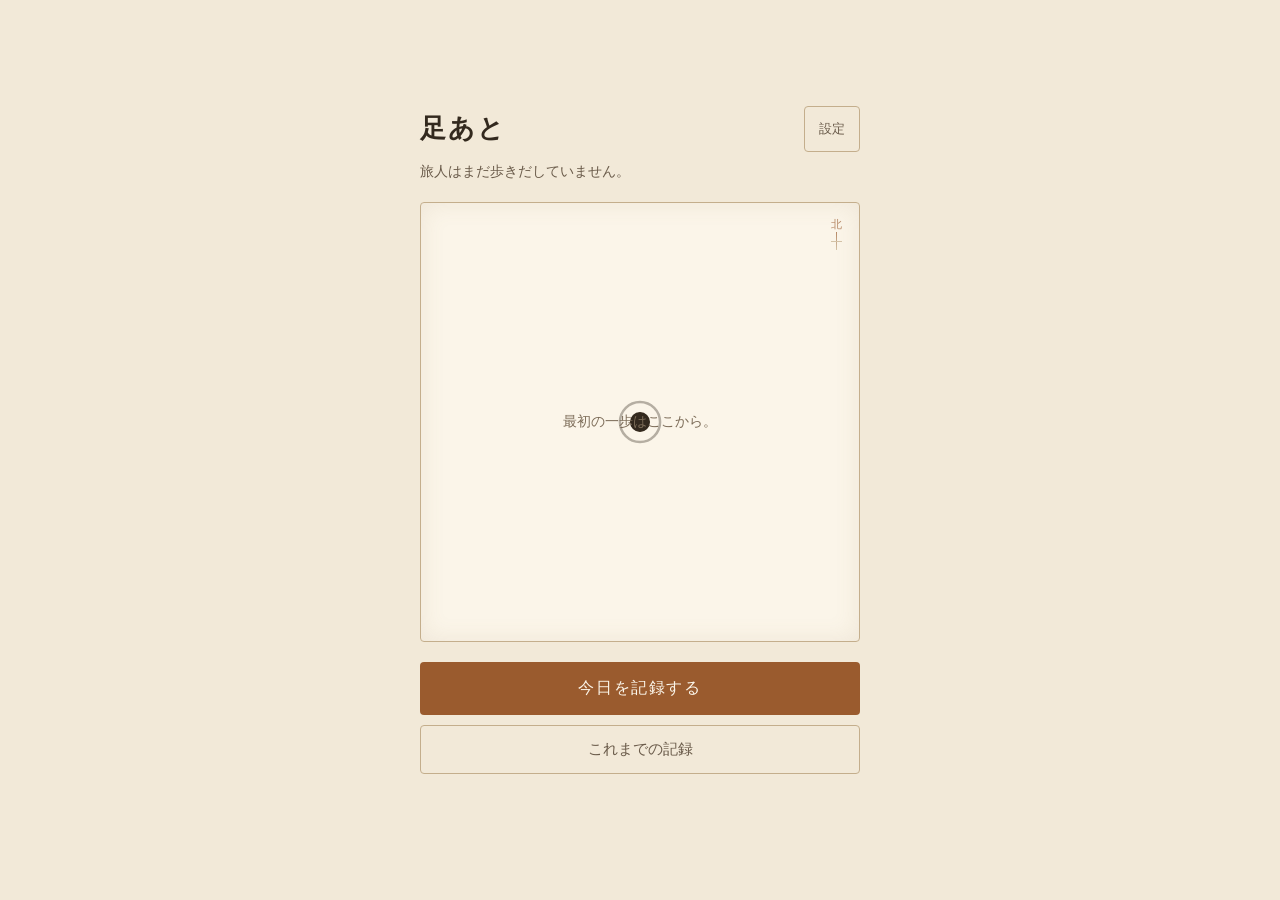
<file: ashiato/index.html>
<!DOCTYPE html>
<html lang="ja">
<head>
<meta charset="UTF-8">
<meta name="viewport" content="width=device-width, initial-scale=1.0">
<meta name="theme-color" content="#F2E9D8">
<title>足あと</title>
<meta name="description" content="今日の出来事を短く書くと、地図の上を旅人が進みます。書いた内容がそのまま地図の形になる日記。">

<meta property="og:type" content="website">
<meta property="og:title" content="足あと">
<meta property="og:description" content="今日の出来事を短く書くと、地図の上を旅人が進みます。書いた内容がそのまま地図の形になる日記。">
<meta property="og:url" content="https://denty1778.github.io/ashiato/">
<meta property="og:site_name" content="足あと">
<meta property="og:locale" content="ja_JP">
<meta name="twitter:card" content="summary">

<link rel="stylesheet" href="style.css">
</head>
<body>

  <main class="stage">

    <!-- 地図（ホーム） -->
    <section id="screen-map" class="screen is-active">
      <div class="map-head">
        <div>
          <h1>足あと</h1>
          <p class="traveler" id="traveler">旅人はまだ歩きだしていません。</p>
        </div>
        <button type="button" class="icon-text-btn" id="go-settings">設定</button>
      </div>

      <div class="map-frame">
        <svg id="map" viewBox="0 0 100 100" role="img" aria-label="これまでの足あとの地図"></svg>
        <div class="compass" aria-hidden="true">
          <span class="compass-n">北</span>
          <span class="compass-needle"></span>
        </div>
        <p class="map-empty" id="map-empty">最初の一歩はここから。</p>
      </div>

      <p class="stat" id="stat"></p>

      <button type="button" class="primary-btn" id="go-write">今日を記録する</button>
      <button type="button" class="ghost-btn" id="go-list">これまでの記録</button>
    </section>

    <!-- 記録 -->
    <section id="screen-write" class="screen">
      <button type="button" class="back-btn" data-back="map">← もどる</button>
      <h2 id="write-title">今日の出来事</h2>
      <p class="date" id="write-date"></p>

      <form id="write-form">
        <textarea id="input-text" rows="5" maxlength="400" placeholder="なにがありましたか。ひとことでも構いません。"></textarea>
        <p class="counter" id="counter">0文字</p>

        <span class="label">タグ（方角が決まります）</span>
        <div class="tag-picker" id="tag-picker"></div>

        <div class="tag-add">
          <input type="text" id="new-tag" maxlength="12" placeholder="タグを追加" autocomplete="off">
          <button type="button" id="add-tag" class="sub-btn">追加</button>
        </div>

        <p class="error" id="write-error" hidden></p>
        <button type="submit" class="primary-btn" id="write-btn">記録する</button>
      </form>
    </section>

    <!-- 記録したあと -->
    <section id="screen-done" class="screen">
      <h2 id="done-title">今日のぶん、進みました</h2>
      <p class="done-steps" id="done-steps"></p>
      <p class="done-note" id="done-note"></p>
      <button type="button" class="primary-btn" data-back="map">地図を見る</button>
    </section>

    <!-- ランドマーク詳細 -->
    <section id="screen-detail" class="screen">
      <button type="button" class="back-btn" data-back="map">← 地図へ</button>
      <p class="detail-type" id="detail-type"></p>
      <h2 id="detail-date"></h2>
      <div class="detail-tags" id="detail-tags"></div>
      <p class="detail-text" id="detail-text"></p>
    </section>

    <!-- 一覧 -->
    <section id="screen-list" class="screen">
      <button type="button" class="back-btn" data-back="map">← もどる</button>
      <h2>これまでの記録 <span class="count" id="list-count"></span></h2>
      <div id="entry-list" class="entry-list"></div>
    </section>

    <!-- 設定 -->
    <section id="screen-settings" class="screen">
      <button type="button" class="back-btn" data-back="map">← もどる</button>
      <h2>設定</h2>

      <div class="setting-group">
        <h3 class="setting-title">タグと方角</h3>
        <p class="setting-note">タグごとに進む方角が決まっています。地図の形は、どのタグをよく使うかで変わります。</p>
        <div id="tag-manage" class="tag-manage"></div>
        <div class="tag-add">
          <input type="text" id="new-tag-2" maxlength="12" placeholder="タグを追加" autocomplete="off">
          <button type="button" id="add-tag-2" class="sub-btn">追加</button>
        </div>
      </div>

      <div class="setting-group">
        <h3 class="setting-title">データ</h3>
        <p class="setting-note" id="storage-note"></p>
        <div class="backup-btns">
          <button type="button" class="sub-btn" id="export-btn">バックアップを保存</button>
          <button type="button" class="sub-btn" id="import-btn">バックアップから復元</button>
          <input type="file" accept="application/json,.json" id="file-import" hidden>
        </div>
        <p class="backup-result" id="backup-result" hidden></p>
      </div>
    </section>

  </main>

  <script src="script.js"></script>
</body>
</html>
</file>
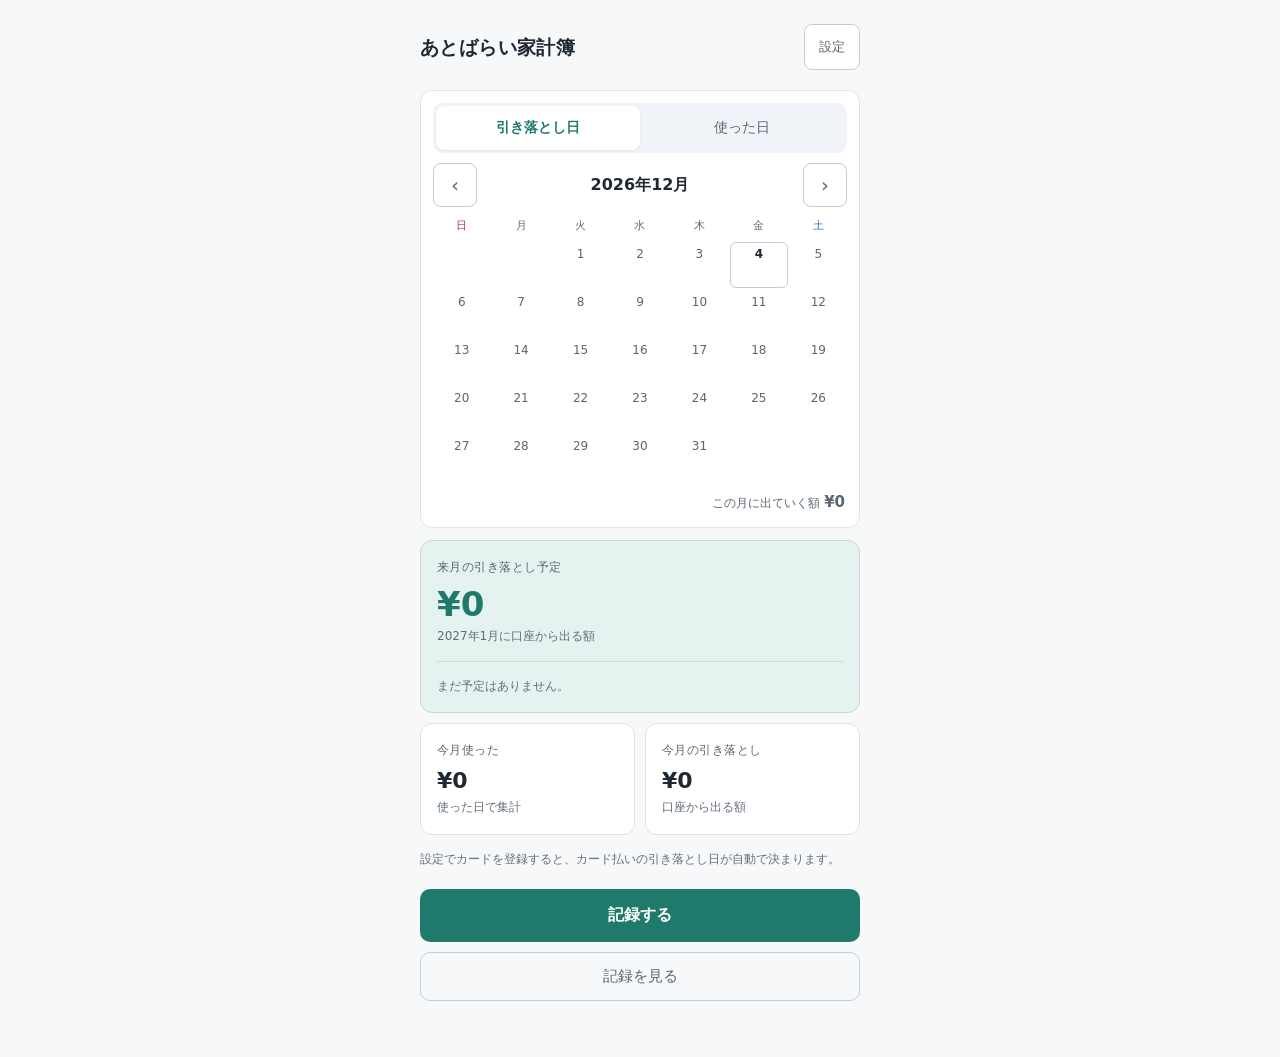
<file: atobarai/index.html>
<!DOCTYPE html>
<html lang="ja">
<head>
<meta charset="UTF-8">
<meta name="viewport" content="width=device-width, initial-scale=1.0">
<meta name="theme-color" content="#F7F8FA">
<title>あとばらい家計簿</title>
<meta name="description" content="カードで払った分が、いつ口座から出ていくのかが分かる家計簿。使った月と引き落とし月の両方で見られます。">

<meta property="og:type" content="website">
<meta property="og:title" content="あとばらい家計簿">
<meta property="og:description" content="カードで払った分が、いつ口座から出ていくのかが分かる家計簿。使った月と引き落とし月の両方で見られます。">
<meta property="og:url" content="https://denty1778.github.io/atobarai/">
<meta property="og:site_name" content="あとばらい家計簿">
<meta property="og:locale" content="ja_JP">
<meta name="twitter:card" content="summary">

<link rel="manifest" href="manifest.json">
<link rel="apple-touch-icon" href="apple-touch-icon.png">
<link rel="icon" href="icon-192.png">
<meta name="apple-mobile-web-app-capable" content="yes">
<meta name="apple-mobile-web-app-status-bar-style" content="default">
<meta name="apple-mobile-web-app-title" content="あとばらい">

<link rel="stylesheet" href="style.css">
</head>
<body>

  <main class="stage">

    <!-- ホーム -->
    <section id="screen-home" class="screen is-active">
      <div class="head">
        <h1>あとばらい家計簿</h1>
        <button type="button" class="chip-btn" id="go-settings">設定</button>
      </div>

      <div class="cal">
        <div class="cal-axis" id="cal-axis">
          <button type="button" class="axis-btn is-on" data-cal-axis="pay">引き落とし日</button>
          <button type="button" class="axis-btn" data-cal-axis="used">使った日</button>
        </div>

        <div class="cal-nav">
          <button type="button" class="nav-btn" id="cal-prev">‹</button>
          <span class="month-label" id="cal-month"></span>
          <button type="button" class="nav-btn" id="cal-next">›</button>
        </div>

        <div class="cal-grid" id="cal-grid"></div>
        <p class="cal-total" id="cal-total"></p>
        <div class="cal-detail" id="cal-detail"></div>
      </div>

      <div class="card highlight">
        <p class="card-label">来月の引き落とし予定</p>
        <p class="amount-big" id="next-pay">¥0</p>
        <p class="card-sub" id="next-pay-month"></p>
        <div id="next-breakdown" class="breakdown"></div>
      </div>

      <div class="two-up">
        <div class="card">
          <p class="card-label">今月使った</p>
          <p class="amount-mid" id="this-used">¥0</p>
          <p class="card-sub">使った日で集計</p>
        </div>
        <div class="card">
          <p class="card-label">今月の引き落とし</p>
          <p class="amount-mid" id="this-pay">¥0</p>
          <p class="card-sub">口座から出る額</p>
        </div>
      </div>

      <p class="hint" id="home-hint"></p>

      <button type="button" class="primary-btn" id="go-write">記録する</button>
      <button type="button" class="ghost-btn" id="go-list">記録を見る</button>
    </section>

    <!-- 記録 -->
    <section id="screen-write" class="screen">
      <button type="button" class="back-btn" data-back="home">← もどる</button>
      <h2 id="write-title">記録する</h2>

      <form id="write-form">
        <label class="field">
          <span class="label">金額</span>
          <div class="amount-input">
            <span class="yen">¥</span>
            <input type="text" id="input-amount" inputmode="numeric" autocomplete="off" placeholder="0">
          </div>
        </label>

        <label class="field">
          <span class="label">日付</span>
          <input type="date" id="input-date">
        </label>

        <div class="field">
          <span class="label">支払い方法</span>
          <div class="method-row" id="method-row"></div>
          <p class="pay-note" id="pay-note"></p>
        </div>

        <div class="field">
          <span class="label">カテゴリ</span>
          <div class="chips" id="category-picker"></div>
        </div>

        <label class="field">
          <span class="label">メモ（任意）</span>
          <input type="text" id="input-memo" maxlength="60" autocomplete="off" placeholder="コンビニ、定期券 など">
        </label>

        <p class="error" id="write-error" hidden></p>
        <button type="submit" class="primary-btn" id="write-btn">記録する</button>
        <button type="button" class="danger-btn" id="delete-btn" hidden>この記録を削除</button>
      </form>
    </section>

    <!-- 一覧 -->
    <section id="screen-list" class="screen">
      <button type="button" class="back-btn" data-back="home">← もどる</button>

      <div class="axis-switch" id="axis-switch">
        <button type="button" class="axis-btn is-on" data-axis="used">使った月</button>
        <button type="button" class="axis-btn" data-axis="pay">引き落とし月</button>
      </div>

      <div class="month-nav">
        <button type="button" class="nav-btn" id="prev-month">‹</button>
        <span class="month-label" id="month-label"></span>
        <button type="button" class="nav-btn" id="next-month">›</button>
      </div>

      <p class="month-total" id="month-total">¥0</p>
      <p class="month-note" id="month-note"></p>

      <div id="category-summary" class="summary"></div>
      <div id="entry-list" class="entry-list"></div>
    </section>

    <!-- 設定 -->
    <section id="screen-settings" class="screen">
      <button type="button" class="back-btn" data-back="home">← もどる</button>
      <h2>設定</h2>

      <div class="setting-group">
        <h3 class="setting-title">カード</h3>
        <p class="setting-note">締め日と支払日を登録すると、記録したときに引き落とし日が自動で決まります。</p>
        <div id="card-list" class="card-list"></div>
        <button type="button" class="sub-btn wide" id="add-card">＋ カードを追加</button>
      </div>

      <div class="setting-group">
        <h3 class="setting-title">カテゴリ</h3>
        <div id="category-manage" class="tag-manage"></div>
        <div class="inline-add">
          <input type="text" id="new-category" maxlength="10" placeholder="カテゴリを追加" autocomplete="off">
          <button type="button" id="add-category" class="sub-btn">追加</button>
        </div>
      </div>

      <div class="setting-group">
        <h3 class="setting-title">データ</h3>
        <p class="setting-note" id="storage-note"></p>
        <p class="backup-age" id="backup-age"></p>
        <div class="row-2">
          <button type="button" class="sub-btn" id="export-btn">バックアップを保存</button>
          <button type="button" class="sub-btn" id="import-btn">バックアップから復元</button>
          <input type="file" accept="application/json,.json" id="file-import" hidden>
        </div>
        <p class="backup-result" id="backup-result" hidden></p>
        <p class="setting-note" id="backup-how"></p>
      </div>
    </section>

    <!-- カードの編集 -->
    <section id="screen-card" class="screen">
      <button type="button" class="back-btn" data-back="settings">← もどる</button>
      <h2 id="card-title">カードを追加</h2>

      <form id="card-form">
        <label class="field">
          <span class="label">カード名</span>
          <input type="text" id="card-name" maxlength="20" autocomplete="off" placeholder="楽天カード など">
        </label>

        <label class="field">
          <span class="label">締め日</span>
          <select id="card-closing"></select>
        </label>

        <label class="field">
          <span class="label">支払い月</span>
          <select id="card-offset">
            <option value="0">締めたその月</option>
            <option value="1" selected>翌月</option>
            <option value="2">翌々月</option>
          </select>
        </label>

        <label class="field">
          <span class="label">支払い日</span>
          <select id="card-payday"></select>
        </label>

        <p class="example" id="card-example"></p>

        <p class="error" id="card-error" hidden></p>
        <button type="submit" class="primary-btn" id="card-save">保存する</button>
        <button type="button" class="danger-btn" id="card-delete" hidden>このカードを削除</button>
      </form>
    </section>

  </main>

  <script src="script.js"></script>
</body>
</html>
</file>
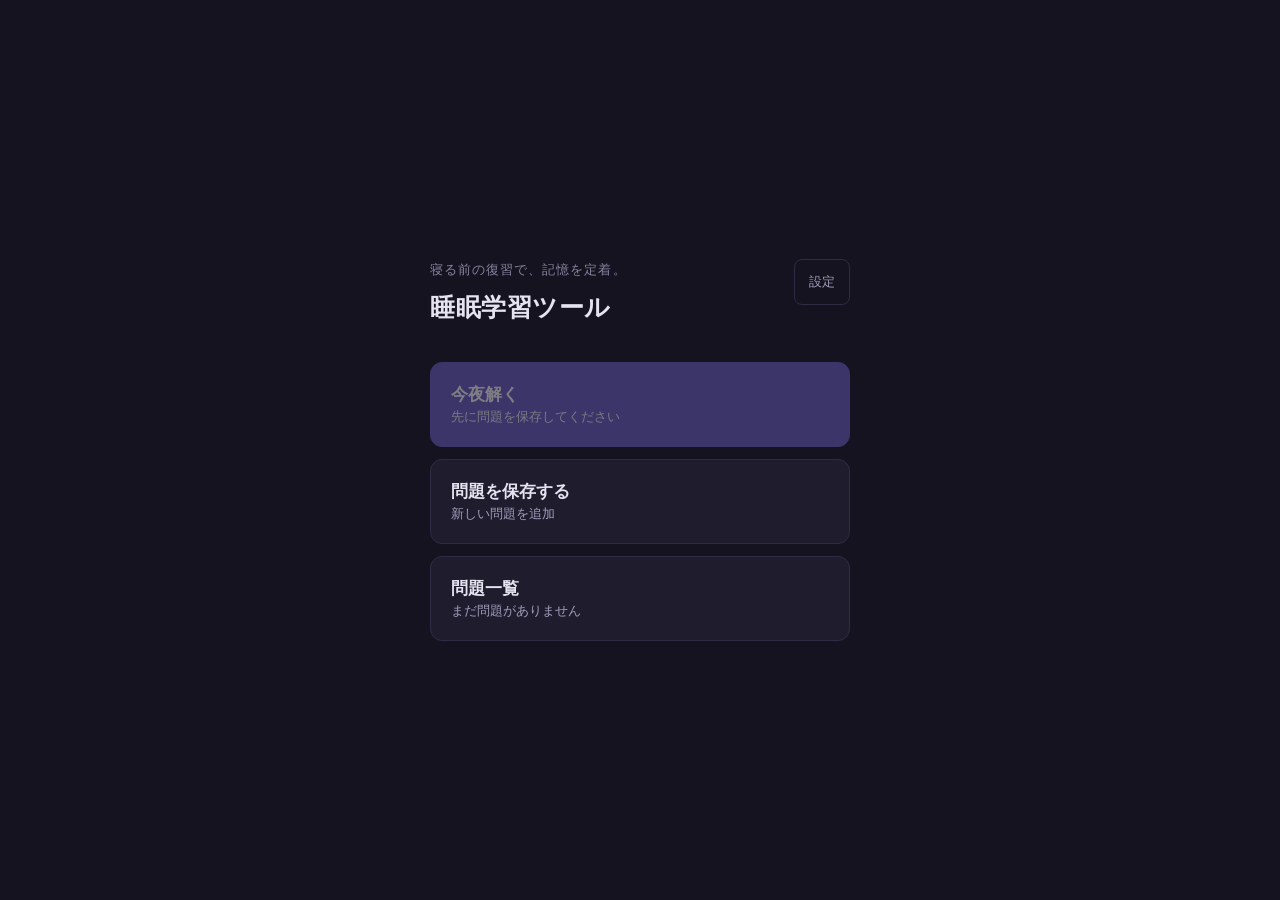
<file: yorugaku/index.html>
<!DOCTYPE html>
<html lang="ja">
<head>
<meta charset="UTF-8">
<meta name="viewport" content="width=device-width, initial-scale=1.0">
<meta name="theme-color" content="#15131F">
<title>睡眠学習ツール</title>
<meta name="description" content="寝る前に、自分で作った問題を復習するアプリ。ブラウザだけで動き、保存した問題は端末の中に残ります。">

<!-- LINEやSNSにURLを貼ったときの見え方 -->
<meta property="og:type" content="website">
<meta property="og:title" content="睡眠学習ツール">
<meta property="og:description" content="寝る前に、自分で作った問題を復習するアプリ。ブラウザだけで動き、保存した問題は端末の中に残ります。">
<meta property="og:url" content="https://denty1778.github.io/yorugaku/">
<meta property="og:site_name" content="睡眠学習ツール">
<meta property="og:locale" content="ja_JP">
<meta name="twitter:card" content="summary">

<link rel="stylesheet" href="style.css">
</head>
<body>

  <main class="stage">

    <!-- ホーム -->
    <section id="screen-home" class="screen is-active">
      <div class="home-head">
        <div>
          <p class="eyebrow">寝る前の復習で、記憶を定着。</p>
          <h1>睡眠学習ツール</h1>
        </div>
        <button type="button" class="settings-btn" id="go-settings">設定</button>
      </div>

      <div class="menu">
        <button type="button" id="go-quiz" class="tile tile-main">
          <span class="tile-title">今夜解く</span>
          <span class="tile-sub" id="quiz-sub">ランダムに出題を開始</span>
        </button>
        <button type="button" id="go-save" class="tile">
          <span class="tile-title">問題を保存する</span>
          <span class="tile-sub">新しい問題を追加</span>
        </button>
        <button type="button" id="go-list" class="tile">
          <span class="tile-title">問題一覧</span>
          <span class="tile-sub" id="list-sub">保存した問題を確認・管理</span>
        </button>
      </div>

    </section>

    <!-- 設定 -->
    <section id="screen-settings" class="screen">
      <button type="button" class="back-btn" data-back="home">← もどる</button>
      <h2>設定</h2>

      <div class="setting-group">
        <h3 class="setting-title">配色</h3>
        <div class="theme-list" id="theme-list"></div>
        <p class="setting-note">寝る前に開くなら、暗い配色のほうが目が冴えにくくなります。</p>
      </div>
    </section>

    <!-- 問題の保存・編集 -->
    <section id="screen-save" class="screen">
      <button type="button" class="back-btn" data-back="home">← もどる</button>
      <h2 id="save-title">問題を保存する</h2>

      <form id="save-form">
        <div class="field">
          <span class="label">問題</span>
          <textarea id="input-question" rows="3" maxlength="500" placeholder="問題文を入力してください"></textarea>
          <div class="attach">
            <button type="button" class="attach-btn" id="attach-question">画像を追加</button>
            <input type="file" accept="image/*" id="file-question" hidden>
          </div>
          <div class="preview" id="preview-question" hidden>
            <img id="preview-question-img" alt="問題の画像">
            <button type="button" class="remove-img" id="remove-question">画像を外す</button>
          </div>
        </div>

        <div class="field">
          <span class="label">解答</span>
          <textarea id="input-answer" rows="3" maxlength="500" placeholder="解答を入力してください"></textarea>
          <div class="attach">
            <button type="button" class="attach-btn" id="attach-answer">画像を追加</button>
            <input type="file" accept="image/*" id="file-answer" hidden>
          </div>
          <div class="preview" id="preview-answer" hidden>
            <img id="preview-answer-img" alt="解答の画像">
            <button type="button" class="remove-img" id="remove-answer">画像を外す</button>
          </div>
        </div>

        <p class="error" id="save-error" hidden></p>

        <button type="submit" class="primary-btn" id="save-btn">保存する</button>
      </form>
      <p class="saved-note" id="saved-note" hidden>保存しました。</p>
    </section>

    <!-- 問題一覧 -->
    <section id="screen-list" class="screen">
      <button type="button" class="back-btn" data-back="home">← もどる</button>
      <h2>問題一覧 <span class="count" id="list-count"></span></h2>

      <div id="question-list" class="question-list"></div>

      <p class="storage-note" id="storage-note"></p>

      <button type="button" id="add-from-list" class="primary-btn">＋ 新しい問題を追加</button>

      <div class="backup">
        <p class="backup-note" id="backup-note"></p>
        <div class="backup-btns">
          <button type="button" class="sub-btn" id="export-btn">バックアップを保存</button>
          <button type="button" class="sub-btn" id="import-btn">バックアップから復元</button>
          <input type="file" accept="application/json,.json" id="file-import" hidden>
        </div>
        <p class="backup-result" id="backup-result" hidden></p>
      </div>
    </section>

    <!-- 出題 -->
    <section id="screen-quiz" class="screen">
      <div class="quiz-head">
        <button type="button" class="back-btn" data-back="home">× やめる</button>
        <span class="progress-text" id="progress-text"></span>
      </div>
      <div class="progress-bar"><span id="progress-fill"></span></div>

      <div class="card">
        <p class="card-label">問題</p>
        <p class="card-text" id="quiz-question"></p>
        <img class="card-img" id="quiz-question-img" alt="問題の画像" hidden>
      </div>

      <div class="card card-answer" id="answer-card" hidden>
        <p class="card-label">解答</p>
        <p class="card-text" id="quiz-answer"></p>
        <img class="card-img" id="quiz-answer-img" alt="解答の画像" hidden>
      </div>

      <button type="button" id="reveal-btn" class="primary-btn">解答を見る</button>

      <div class="judge" id="judge" hidden>
        <button type="button" id="correct-btn" class="judge-btn judge-correct">正解だった</button>
        <button type="button" id="wrong-btn" class="judge-btn judge-wrong">間違えた</button>
      </div>
    </section>

    <!-- 完了 -->
    <section id="screen-result" class="screen">
      <h2>学習完了</h2>

      <p class="rate"><span id="rate-num">0</span><span class="rate-unit">%</span></p>
      <p class="rate-label" id="rate-detail"></p>

      <div class="summary">
        <div class="summary-item"><span class="summary-num" id="sum-total">0</span><span class="summary-label">解いた</span></div>
        <div class="summary-item"><span class="summary-num" id="sum-correct">0</span><span class="summary-label">正解</span></div>
        <div class="summary-item"><span class="summary-num" id="sum-wrong">0</span><span class="summary-label">間違い</span></div>
      </div>

      <p class="note" id="result-note"></p>

      <button type="button" id="again-btn" class="primary-btn">もう一度解く</button>
      <button type="button" class="ghost-btn" data-back="home">ホームに戻る</button>
    </section>

  </main>

  <script src="script.js"></script>
</body>
</html>
</file>
<file: ashiato/style.css>
:root {
  --bg: #F2E9D8;
  --paper: #FBF5E9;
  --card: #FFFDF7;
  --text: #33291E;
  --text-dim: #6A5B4A;
  --text-faint: #7C6C58;
  --accent: #9A5B2E;
  --accent-hover: #7E4922;
  --line: #DCCDB2;
  --line-strong: #C4AE8C;
  --on-accent: #FBF5E9;
  --wrong: #A8434B;
  --ok: #3E7A5E;
}

* {
  box-sizing: border-box;
}

html,
body {
  height: 100%;
}

body {
  margin: 0;
  background: var(--bg);
  color: var(--text);
  font-family: "Hiragino Mincho ProN", "Yu Mincho", YuMincho, serif;
  font-size: 16px;
  line-height: 1.8;
  -webkit-font-smoothing: antialiased;
}

.stage {
  min-height: 100%;
  display: flex;
  justify-content: center;
  align-items: center;
  padding: 28px 20px 48px;
}

.screen {
  display: none;
  width: 100%;
  max-width: 440px;
}

.screen.is-active {
  display: block;
}

/* ---------- 共通 ---------- */

h1 {
  font-size: 26px;
  font-weight: 600;
  letter-spacing: 0.08em;
  margin: 0;
}

h2 {
  font-size: 20px;
  font-weight: 600;
  margin: 0 0 8px;
}

h3 {
  margin: 0;
}

.count {
  font-family: system-ui, sans-serif;
  font-size: 12px;
  font-weight: 400;
  color: var(--text-faint);
  margin-left: 4px;
}

.date {
  font-family: system-ui, sans-serif;
  font-size: 12px;
  letter-spacing: 0.14em;
  color: var(--text-faint);
  margin: 0 0 20px;
}

.label {
  display: block;
  font-family: system-ui, sans-serif;
  font-size: 12px;
  color: var(--text-dim);
  margin: 24px 0 10px;
}

.primary-btn {
  display: block;
  width: 100%;
  margin-top: 20px;
  padding: 16px;
  background: var(--accent);
  border: none;
  border-radius: 4px;
  color: var(--on-accent);
  font-family: inherit;
  font-size: 16px;
  letter-spacing: 0.1em;
  cursor: pointer;
  transition: background 0.2s ease;
}

.primary-btn:hover,
.primary-btn:focus-visible {
  background: var(--accent-hover);
  outline: none;
}

.ghost-btn {
  display: block;
  width: 100%;
  margin-top: 10px;
  padding: 14px;
  background: none;
  border: 1px solid var(--line-strong);
  border-radius: 4px;
  color: var(--text-dim);
  font-family: inherit;
  font-size: 15px;
  cursor: pointer;
  transition: border-color 0.2s ease, color 0.2s ease;
}

.ghost-btn:hover,
.ghost-btn:focus-visible {
  border-color: var(--accent);
  color: var(--text);
  outline: none;
}

.sub-btn {
  flex-shrink: 0;
  padding: 13px 16px;
  background: none;
  border: 1px solid var(--line-strong);
  border-radius: 4px;
  color: var(--text-dim);
  font-family: inherit;
  font-size: 14px;
  cursor: pointer;
  transition: border-color 0.2s ease, color 0.2s ease;
}

.sub-btn:hover,
.sub-btn:focus-visible {
  border-color: var(--accent);
  color: var(--text);
  outline: none;
}

.back-btn {
  display: inline-block;
  margin: 0 0 18px -10px;
  padding: 13px 10px;
  background: none;
  border: none;
  color: var(--text-faint);
  font-family: inherit;
  font-size: 14px;
  cursor: pointer;
  transition: color 0.2s ease;
}

.back-btn:hover,
.back-btn:focus-visible {
  color: var(--text-dim);
  outline: none;
}

.icon-text-btn {
  flex-shrink: 0;
  padding: 13px 14px;
  background: none;
  border: 1px solid var(--line-strong);
  border-radius: 4px;
  color: var(--text-dim);
  font-family: inherit;
  font-size: 13px;
  cursor: pointer;
  transition: border-color 0.2s ease, color 0.2s ease;
}

.icon-text-btn:hover,
.icon-text-btn:focus-visible {
  border-color: var(--accent);
  color: var(--text);
  outline: none;
}

.error {
  color: var(--wrong);
  font-family: system-ui, sans-serif;
  font-size: 13px;
  margin: 12px 0 0;
}

/* ---------- 地図 ---------- */

.map-head {
  display: flex;
  align-items: flex-start;
  justify-content: space-between;
  gap: 12px;
  margin-bottom: 18px;
}

.traveler {
  font-size: 14px;
  color: var(--text-dim);
  margin: 6px 0 0;
}

.map-frame {
  position: relative;
  background: var(--paper);
  border: 1px solid var(--line-strong);
  border-radius: 4px;
  padding: 10px;
  box-shadow: inset 0 0 24px rgba(150, 120, 80, 0.12);
}

#map {
  display: block;
  width: 100%;
  height: auto;
  aspect-ratio: 1 / 1;
}

.compass {
  position: absolute;
  top: 16px;
  right: 16px;
  display: flex;
  flex-direction: column;
  align-items: center;
  gap: 2px;
  pointer-events: none;
  opacity: 0.7;
}

.compass-n {
  font-size: 11px;
  letter-spacing: 0.1em;
  color: var(--accent);
  line-height: 1;
}

.compass-needle {
  width: 1px;
  height: 18px;
  background: linear-gradient(to bottom, var(--accent), var(--line-strong));
}

.compass-needle::after {
  content: "";
  display: block;
  width: 11px;
  height: 1px;
  background: var(--line-strong);
  margin: 9px 0 0 -5px;
}

.map-empty {
  position: absolute;
  inset: 0;
  display: flex;
  align-items: center;
  justify-content: center;
  color: var(--text-faint);
  font-size: 14px;
  margin: 0;
  pointer-events: none;
}

.stat {
  font-family: system-ui, sans-serif;
  font-size: 12px;
  letter-spacing: 0.08em;
  color: var(--text-faint);
  text-align: right;
  margin: 10px 0 0;
}

.landmark-hit {
  cursor: pointer;
}

/* ---------- 記録 ---------- */

textarea {
  width: 100%;
  padding: 14px;
  background: var(--card);
  border: 1px solid var(--line-strong);
  border-radius: 4px;
  color: var(--text);
  font-family: inherit;
  font-size: 16px;
  line-height: 1.9;
  resize: vertical;
  transition: border-color 0.2s ease;
}

textarea:focus {
  border-color: var(--accent);
  outline: none;
}

textarea::placeholder {
  color: var(--text-faint);
}

.counter {
  font-family: system-ui, sans-serif;
  font-size: 12px;
  color: var(--text-faint);
  text-align: right;
  margin: 6px 0 0;
}

.tag-picker {
  display: flex;
  flex-wrap: wrap;
  gap: 8px;
}

.tag-chip {
  display: flex;
  align-items: center;
  gap: 8px;
  min-height: 44px;
  padding: 8px 14px;
  background: var(--card);
  border: 1px solid var(--line-strong);
  border-radius: 22px;
  color: var(--text-dim);
  font-family: inherit;
  font-size: 14px;
  cursor: pointer;
  transition: border-color 0.2s ease, color 0.2s ease, background 0.2s ease;
}

.tag-chip[aria-pressed="true"] {
  background: var(--paper);
  border-color: var(--accent);
  color: var(--text);
}

.tag-chip:hover,
.tag-chip:focus-visible {
  border-color: var(--accent);
  outline: none;
}

.tag-dot {
  width: 10px;
  height: 10px;
  border-radius: 50%;
  flex-shrink: 0;
}

.tag-dir {
  font-family: system-ui, sans-serif;
  font-size: 11px;
  color: var(--text-faint);
}

.tag-add {
  display: flex;
  gap: 8px;
  margin-top: 12px;
}

.tag-add input {
  flex: 1;
  min-width: 0;
  padding: 13px 12px;
  background: var(--card);
  border: 1px solid var(--line-strong);
  border-radius: 4px;
  color: var(--text);
  font-family: inherit;
  font-size: 16px;
}

.tag-add input:focus {
  border-color: var(--accent);
  outline: none;
}

/* ---------- 記録したあと ---------- */

#screen-done {
  text-align: center;
}

.done-steps {
  font-size: 44px;
  line-height: 1.2;
  color: var(--accent);
  margin: 24px 0 4px;
}

.done-steps span {
  font-size: 18px;
  margin-left: 4px;
}

.done-note {
  color: var(--text-dim);
  font-size: 14px;
  margin: 0 0 8px;
}

/* ---------- ランドマーク詳細 ---------- */

.detail-type {
  font-family: system-ui, sans-serif;
  font-size: 12px;
  letter-spacing: 0.16em;
  color: var(--accent);
  margin: 0 0 4px;
}

.detail-tags {
  display: flex;
  flex-wrap: wrap;
  gap: 6px;
  margin-bottom: 16px;
}

.detail-text {
  white-space: pre-wrap;
  overflow-wrap: anywhere;
  margin: 0;
}

.tag-mark {
  display: inline-flex;
  align-items: center;
  gap: 6px;
  padding: 3px 10px;
  border: 1px solid var(--line);
  border-radius: 20px;
  font-family: system-ui, sans-serif;
  font-size: 12px;
  color: var(--text-dim);
}

/* ---------- 一覧 ---------- */

.entry-list {
  display: flex;
  flex-direction: column;
  gap: 12px;
  max-height: 62vh;
  overflow-y: auto;
}

.entry {
  background: var(--card);
  border: 1px solid var(--line);
  border-radius: 4px;
  padding: 14px;
}

.entry-date {
  font-family: system-ui, sans-serif;
  font-size: 11px;
  letter-spacing: 0.12em;
  color: var(--text-faint);
  margin: 0 0 6px;
}

.entry-text {
  font-size: 15px;
  margin: 0 0 10px;
  white-space: pre-wrap;
  overflow-wrap: anywhere;
}

.empty {
  color: var(--text-faint);
  font-size: 14px;
  text-align: center;
  padding: 32px 0;
  margin: 0;
}

/* ---------- 設定 ---------- */

.setting-group {
  margin-bottom: 36px;
}

.setting-title {
  font-size: 15px;
  font-weight: 600;
  color: var(--text-dim);
  margin-bottom: 8px;
}

.setting-note {
  font-family: system-ui, sans-serif;
  font-size: 12px;
  color: var(--text-faint);
  margin: 0 0 14px;
}

.tag-manage {
  display: flex;
  flex-direction: column;
  gap: 8px;
}

.tag-row {
  display: flex;
  align-items: center;
  gap: 12px;
  padding: 12px 14px;
  background: var(--card);
  border: 1px solid var(--line);
  border-radius: 4px;
}

.tag-row .tag-name {
  flex: 1;
  min-width: 0;
}

.tag-row .tag-dir {
  flex-shrink: 0;
}

.del-btn {
  flex-shrink: 0;
  width: 44px;
  height: 44px;
  background: none;
  border: 1px solid var(--line-strong);
  border-radius: 4px;
  color: var(--text-faint);
  font-family: inherit;
  font-size: 13px;
  cursor: pointer;
  transition: border-color 0.2s ease, color 0.2s ease;
}

.del-btn:hover,
.del-btn:focus-visible {
  border-color: var(--wrong);
  color: var(--wrong);
  outline: none;
}

.backup-btns {
  display: flex;
  gap: 8px;
}

.backup-btns .sub-btn {
  flex: 1;
}

.backup-result {
  font-family: system-ui, sans-serif;
  font-size: 13px;
  color: var(--ok);
  margin: 12px 0 0;
}

.backup-result.is-error {
  color: var(--wrong);
}

@media (prefers-reduced-motion: reduce) {
  * {
    transition: none !important;
  }
}
</file>
<file: atobarai/style.css>
:root {
  --bg: #F7F8FA;
  --card: #FFFFFF;
  --card-alt: #F0F3F7;
  --text: #1F2933;
  --text-dim: #5A6672;
  --text-faint: #626E7A;
  --accent: #1F7A6B;
  --accent-hover: #176356;
  --accent-soft: #E6F2EF;
  --line: #DFE4EA;
  --line-strong: #C4CCD6;
  --on-accent: #FFFFFF;
  --wrong: #B03A45;
  --ok: #2C7A4B;
}

* {
  box-sizing: border-box;
}

html,
body {
  height: 100%;
}

body {
  margin: 0;
  background: var(--bg);
  color: var(--text);
  font-family: system-ui, -apple-system, "Hiragino Kaku Gothic ProN", "Noto Sans JP", sans-serif;
  font-size: 15px;
  line-height: 1.7;
  -webkit-font-smoothing: antialiased;
}

.stage {
  min-height: 100%;
  display: flex;
  justify-content: center;
  align-items: flex-start;
  padding: 24px 16px 56px;
}

.screen {
  display: none;
  width: 100%;
  max-width: 440px;
}

.screen.is-active {
  display: block;
}

/* ---------- 共通 ---------- */

.head {
  display: flex;
  align-items: center;
  justify-content: space-between;
  gap: 12px;
  margin-bottom: 20px;
}

h1 {
  font-size: 19px;
  font-weight: 700;
  letter-spacing: 0.02em;
  margin: 0;
}

h2 {
  font-size: 19px;
  font-weight: 700;
  margin: 0 0 20px;
}

h3 {
  margin: 0;
}

.primary-btn {
  display: block;
  width: 100%;
  margin-top: 20px;
  padding: 16px;
  background: var(--accent);
  border: none;
  border-radius: 10px;
  color: var(--on-accent);
  font-family: inherit;
  font-size: 16px;
  font-weight: 600;
  cursor: pointer;
  transition: background 0.2s ease;
}

.primary-btn:hover,
.primary-btn:focus-visible {
  background: var(--accent-hover);
  outline: none;
}

.ghost-btn {
  display: block;
  width: 100%;
  margin-top: 10px;
  padding: 14px;
  background: none;
  border: 1px solid var(--line-strong);
  border-radius: 10px;
  color: var(--text-dim);
  font-family: inherit;
  font-size: 15px;
  cursor: pointer;
  transition: border-color 0.2s ease, color 0.2s ease;
}

.ghost-btn:hover,
.ghost-btn:focus-visible {
  border-color: var(--accent);
  color: var(--text);
  outline: none;
}

.sub-btn {
  padding: 13px 16px;
  background: var(--card);
  border: 1px solid var(--line-strong);
  border-radius: 8px;
  color: var(--text-dim);
  font-family: inherit;
  font-size: 14px;
  cursor: pointer;
  transition: border-color 0.2s ease, color 0.2s ease;
}

.sub-btn:hover,
.sub-btn:focus-visible {
  border-color: var(--accent);
  color: var(--text);
  outline: none;
}

.sub-btn.wide {
  display: block;
  width: 100%;
  margin-top: 10px;
}

.danger-btn {
  display: block;
  width: 100%;
  margin-top: 10px;
  padding: 14px;
  background: none;
  border: 1px solid var(--line-strong);
  border-radius: 10px;
  color: var(--wrong);
  font-family: inherit;
  font-size: 15px;
  cursor: pointer;
  transition: border-color 0.2s ease;
}

.danger-btn:hover,
.danger-btn:focus-visible {
  border-color: var(--wrong);
  outline: none;
}

.chip-btn {
  flex-shrink: 0;
  padding: 13px 14px;
  background: var(--card);
  border: 1px solid var(--line-strong);
  border-radius: 8px;
  color: var(--text-dim);
  font-family: inherit;
  font-size: 13px;
  cursor: pointer;
  transition: border-color 0.2s ease, color 0.2s ease;
}

.chip-btn:hover,
.chip-btn:focus-visible {
  border-color: var(--accent);
  color: var(--text);
  outline: none;
}

.back-btn {
  display: inline-block;
  margin: 0 0 16px -10px;
  padding: 13px 10px;
  background: none;
  border: none;
  color: var(--text-faint);
  font-family: inherit;
  font-size: 14px;
  cursor: pointer;
  transition: color 0.2s ease;
}

.back-btn:hover,
.back-btn:focus-visible {
  color: var(--text-dim);
  outline: none;
}

.error {
  color: var(--wrong);
  font-size: 13px;
  margin: 12px 0 0;
}

/* ---------- カレンダー ---------- */

.cal {
  background: var(--card);
  border: 1px solid var(--line);
  border-radius: 12px;
  padding: 12px;
  margin-bottom: 12px;
}

.cal-axis {
  display: flex;
  background: var(--card-alt);
  border-radius: 10px;
  padding: 3px;
  margin-bottom: 10px;
}

.cal-nav {
  display: flex;
  align-items: center;
  justify-content: space-between;
  gap: 8px;
  margin-bottom: 8px;
}

.cal-grid {
  display: grid;
  grid-template-columns: repeat(7, 1fr);
  gap: 2px;
}

.cal-dow {
  font-size: 11px;
  color: var(--text-faint);
  text-align: center;
  padding: 2px 0 4px;
}

.cal-dow.sun { color: #B03A45; }
.cal-dow.sat { color: #3A6FB0; }

.cal-day {
  display: flex;
  flex-direction: column;
  align-items: center;
  justify-content: flex-start;
  gap: 1px;
  min-height: 46px;
  padding: 4px 1px;
  background: none;
  border: 1px solid transparent;
  border-radius: 6px;
  color: var(--text-dim);
  font-family: inherit;
  font-size: 12px;
  line-height: 1.2;
  cursor: pointer;
  transition: background 0.15s ease, border-color 0.15s ease;
  overflow: hidden;
}

.cal-day.is-blank {
  visibility: hidden;
  pointer-events: none;
}

.cal-day.is-today {
  border-color: var(--line-strong);
  font-weight: 700;
  color: var(--text);
}

.cal-day.has-amount {
  background: var(--accent-soft);
  color: var(--text);
}

.cal-day[aria-pressed="true"] {
  border-color: var(--accent);
  background: var(--accent-soft);
}

.cal-day:hover,
.cal-day:focus-visible {
  border-color: var(--accent);
  outline: none;
}

.cal-amt {
  font-size: 9px;
  font-weight: 600;
  color: var(--accent);
  font-variant-numeric: tabular-nums;
  letter-spacing: -0.02em;
  max-width: 100%;
  overflow: hidden;
  text-overflow: ellipsis;
  white-space: nowrap;
}

.cal-total {
  font-size: 12px;
  color: var(--text-dim);
  text-align: right;
  margin: 10px 2px 0;
}

.cal-total b {
  font-size: 15px;
  font-variant-numeric: tabular-nums;
}

.cal-detail {
  margin-top: 10px;
}

.cal-detail:empty {
  margin-top: 0;
}

.cal-detail-head {
  font-size: 12px;
  color: var(--text-dim);
  margin: 0 0 6px;
  padding-top: 10px;
  border-top: 1px solid var(--line);
}

.cal-row {
  display: flex;
  align-items: baseline;
  justify-content: space-between;
  gap: 10px;
  font-size: 13px;
  padding: 3px 0;
}

.cal-row-name {
  min-width: 0;
  overflow-wrap: anywhere;
}

.cal-row-sub {
  font-size: 11px;
  color: var(--text-faint);
  margin-left: 6px;
}

.cal-row-val {
  flex-shrink: 0;
  font-variant-numeric: tabular-nums;
}

/* ---------- ホーム ---------- */

.card {
  background: var(--card);
  border: 1px solid var(--line);
  border-radius: 12px;
  padding: 16px;
}

.card.highlight {
  background: var(--accent-soft);
  border-color: #BFDDD6;
}

.card-label {
  font-size: 12px;
  letter-spacing: 0.04em;
  color: var(--text-dim);
  margin: 0;
}

.card-sub {
  font-size: 12px;
  color: var(--text-faint);
  margin: 2px 0 0;
}

.amount-big {
  font-size: 34px;
  font-weight: 700;
  line-height: 1.2;
  color: var(--accent);
  margin: 6px 0 0;
  font-variant-numeric: tabular-nums;
}

.amount-mid {
  font-size: 22px;
  font-weight: 700;
  line-height: 1.3;
  margin: 6px 0 0;
  font-variant-numeric: tabular-nums;
}

.two-up {
  display: flex;
  gap: 10px;
  margin-top: 10px;
}

.two-up .card {
  flex: 1;
  min-width: 0;
}

.breakdown {
  margin-top: 14px;
  padding-top: 12px;
  border-top: 1px solid #C9E0DA;
}

.breakdown-row {
  display: flex;
  align-items: baseline;
  justify-content: space-between;
  gap: 10px;
  font-size: 13px;
  padding: 3px 0;
}

.breakdown-name {
  color: var(--text-dim);
  min-width: 0;
  overflow-wrap: anywhere;
}

.breakdown-val {
  flex-shrink: 0;
  font-variant-numeric: tabular-nums;
}

.breakdown-date {
  font-size: 11px;
  color: var(--text-faint);
  margin-left: 6px;
}

.hint {
  font-size: 12px;
  color: var(--text-faint);
  margin: 14px 0 0;
}

/* ---------- 入力 ---------- */

.field {
  display: block;
  margin-bottom: 20px;
}

.label {
  display: block;
  font-size: 13px;
  color: var(--text-dim);
  margin-bottom: 8px;
}

input[type="text"],
input[type="date"],
select {
  width: 100%;
  padding: 13px 12px;
  background: var(--card);
  border: 1px solid var(--line-strong);
  border-radius: 8px;
  color: var(--text);
  font-family: inherit;
  font-size: 16px;
  transition: border-color 0.2s ease;
}

input:focus,
select:focus {
  border-color: var(--accent);
  outline: none;
}

.amount-input {
  display: flex;
  align-items: center;
  gap: 8px;
  background: var(--card);
  border: 1px solid var(--line-strong);
  border-radius: 8px;
  padding: 0 14px;
  transition: border-color 0.2s ease;
}

.amount-input:focus-within {
  border-color: var(--accent);
}

.yen {
  font-size: 20px;
  color: var(--text-faint);
}

.amount-input input {
  flex: 1;
  min-width: 0;
  border: none;
  background: none;
  padding: 14px 0;
  font-size: 26px;
  font-weight: 700;
  font-variant-numeric: tabular-nums;
}

.amount-input input:focus {
  outline: none;
}

.method-row,
.chips {
  display: flex;
  flex-wrap: wrap;
  gap: 8px;
}

.chip {
  min-height: 44px;
  padding: 10px 14px;
  background: var(--card);
  border: 1px solid var(--line-strong);
  border-radius: 22px;
  color: var(--text-dim);
  font-family: inherit;
  font-size: 14px;
  cursor: pointer;
  transition: border-color 0.2s ease, background 0.2s ease, color 0.2s ease;
}

.chip[aria-pressed="true"] {
  background: var(--accent-soft);
  border-color: var(--accent);
  color: var(--accent);
  font-weight: 600;
}

.chip:hover,
.chip:focus-visible {
  border-color: var(--accent);
  outline: none;
}

.pay-note {
  font-size: 13px;
  color: var(--accent);
  margin: 10px 0 0;
}

.pay-note.is-plain {
  color: var(--text-faint);
}

.example {
  font-size: 12px;
  color: var(--text-faint);
  background: var(--card-alt);
  border-radius: 8px;
  padding: 10px 12px;
  margin: 0;
}

/* ---------- 一覧 ---------- */

.axis-switch {
  display: flex;
  gap: 0;
  background: var(--card-alt);
  border-radius: 10px;
  padding: 3px;
  margin-bottom: 18px;
}

.axis-btn {
  flex: 1;
  padding: 13px 8px;
  background: none;
  border: none;
  border-radius: 8px;
  color: var(--text-dim);
  font-family: inherit;
  font-size: 14px;
  cursor: pointer;
  transition: background 0.2s ease, color 0.2s ease;
}

.axis-btn.is-on {
  background: var(--card);
  color: var(--accent);
  font-weight: 600;
  box-shadow: 0 1px 2px rgba(31, 41, 51, 0.08);
}

.month-nav {
  display: flex;
  align-items: center;
  justify-content: space-between;
  gap: 12px;
}

.nav-btn {
  width: 44px;
  height: 44px;
  background: var(--card);
  border: 1px solid var(--line-strong);
  border-radius: 8px;
  color: var(--text-dim);
  font-family: inherit;
  font-size: 20px;
  line-height: 1;
  cursor: pointer;
  transition: border-color 0.2s ease, color 0.2s ease;
}

.nav-btn:hover,
.nav-btn:focus-visible {
  border-color: var(--accent);
  color: var(--accent);
  outline: none;
}

.month-label {
  font-size: 16px;
  font-weight: 600;
}

.month-total {
  font-size: 30px;
  font-weight: 700;
  text-align: center;
  margin: 14px 0 0;
  font-variant-numeric: tabular-nums;
}

.month-note {
  font-size: 12px;
  color: var(--text-faint);
  text-align: center;
  margin: 2px 0 20px;
}

.summary {
  display: flex;
  flex-direction: column;
  gap: 8px;
  margin-bottom: 20px;
}

.sum-row {
  display: flex;
  align-items: center;
  gap: 10px;
  font-size: 13px;
}

.sum-name {
  width: 74px;
  flex-shrink: 0;
  color: var(--text-dim);
  overflow: hidden;
  text-overflow: ellipsis;
  white-space: nowrap;
}

.sum-bar {
  flex: 1;
  height: 8px;
  background: var(--card-alt);
  border-radius: 4px;
  overflow: hidden;
}

.sum-bar span {
  display: block;
  height: 100%;
  background: var(--accent);
  border-radius: 4px;
}

.sum-val {
  width: 78px;
  flex-shrink: 0;
  text-align: right;
  font-variant-numeric: tabular-nums;
}

.entry-list {
  display: flex;
  flex-direction: column;
  gap: 8px;
}

.entry {
  display: flex;
  align-items: center;
  gap: 12px;
  width: 100%;
  padding: 12px 14px;
  background: var(--card);
  border: 1px solid var(--line);
  border-radius: 10px;
  color: var(--text);
  font-family: inherit;
  font-size: 15px;
  text-align: left;
  cursor: pointer;
  transition: border-color 0.2s ease;
}

.entry:hover,
.entry:focus-visible {
  border-color: var(--accent);
  outline: none;
}

.entry-main {
  flex: 1;
  min-width: 0;
}

.entry-title {
  overflow-wrap: anywhere;
}

.entry-meta {
  font-size: 12px;
  color: var(--text-faint);
  margin-top: 2px;
}

.entry-amount {
  flex-shrink: 0;
  font-weight: 600;
  font-variant-numeric: tabular-nums;
}

.empty {
  color: var(--text-faint);
  font-size: 14px;
  text-align: center;
  padding: 28px 0;
  margin: 0;
}

/* ---------- 設定 ---------- */

.setting-group {
  margin-bottom: 34px;
}

.setting-title {
  font-size: 15px;
  font-weight: 700;
  margin-bottom: 6px;
}

.setting-note {
  font-size: 12px;
  color: var(--text-faint);
  margin: 0 0 12px;
}

.card-list,
.tag-manage {
  display: flex;
  flex-direction: column;
  gap: 8px;
}

.card-row {
  display: flex;
  align-items: center;
  gap: 12px;
  width: 100%;
  padding: 14px;
  background: var(--card);
  border: 1px solid var(--line);
  border-radius: 10px;
  color: var(--text);
  font-family: inherit;
  font-size: 15px;
  text-align: left;
  cursor: pointer;
  transition: border-color 0.2s ease;
}

.card-row:hover,
.card-row:focus-visible {
  border-color: var(--accent);
  outline: none;
}

.card-row-main {
  flex: 1;
  min-width: 0;
}

.card-row-rule {
  font-size: 12px;
  color: var(--text-faint);
  margin-top: 2px;
}

.arrow {
  flex-shrink: 0;
  color: var(--text-faint);
}

.tag-row {
  display: flex;
  align-items: center;
  gap: 12px;
  padding: 10px 14px;
  background: var(--card);
  border: 1px solid var(--line);
  border-radius: 10px;
}

.tag-row .tag-name {
  flex: 1;
  min-width: 0;
}

.del-btn {
  flex-shrink: 0;
  width: 44px;
  height: 44px;
  background: none;
  border: 1px solid var(--line-strong);
  border-radius: 8px;
  color: var(--text-faint);
  font-family: inherit;
  font-size: 13px;
  cursor: pointer;
  transition: border-color 0.2s ease, color 0.2s ease;
}

.del-btn:hover,
.del-btn:focus-visible {
  border-color: var(--wrong);
  color: var(--wrong);
  outline: none;
}

.inline-add,
.row-2 {
  display: flex;
  gap: 8px;
  margin-top: 10px;
}

.inline-add input {
  flex: 1;
  min-width: 0;
}

.row-2 .sub-btn {
  flex: 1;
}

.backup-age {
  font-size: 12px;
  color: var(--text-faint);
  margin: 0 0 10px;
}

.backup-age.is-stale {
  color: var(--wrong);
}

.backup-result {
  font-size: 13px;
  color: var(--ok);
  margin: 12px 0 0;
}

.backup-result.is-error {
  color: var(--wrong);
}

@media (prefers-reduced-motion: reduce) {
  * {
    transition: none !important;
  }
}
</file>
<file: yorugaku/style.css>
/* 夜（既定） */
:root,
[data-theme="yoru"] {
  --bg: #15131F;
  --card: #1F1C2E;
  --card-lift: #272338;
  --text: #E6E3F0;
  --text-dim: #A29CBA;
  --text-faint: #8983A1;
  --accent: #8B7FE8;
  --accent-hover: #9C92F0;
  --accent-dim: #6B60C4;
  --correct: #4E9E7E;
  --wrong: #C4636B;
  --line: #302B45;
  --img-bg: #0F0D16;
  /* accent / correct / wrong を背景に敷いたときの文字色 */
  --on-accent: #14121C;
  /* accent-dim を背景に敷いたときの文字色 */
  --on-accent-dim: #FFFFFF;
  --on-accent-dim-sub: #F4F2FB;
}

/* 藍 */
[data-theme="ai"] {
  --bg: #101823;
  --card: #182433;
  --card-lift: #1F2E40;
  --text: #DDE6F0;
  --text-dim: #94A7BC;
  --text-faint: #7B8EA3;
  --accent: #5B9BD5;
  --accent-hover: #74AEE2;
  --accent-dim: #3F76A8;
  --correct: #4E9E7E;
  --wrong: #C4636B;
  --line: #24344A;
  --img-bg: #0B121B;
  --on-accent: #0B121B;
  --on-accent-dim: #FFFFFF;
  --on-accent-dim-sub: #F6F9FC;
}

/* 墨 */
[data-theme="sumi"] {
  --bg: #17171A;
  --card: #212125;
  --card-lift: #2A2A2F;
  --text: #E4E4E6;
  --text-dim: #A0A0A6;
  --text-faint: #87878F;
  --accent: #B9B9C0;
  --accent-hover: #CFCFD5;
  --accent-dim: #5A5A62;
  --correct: #6B9B84;
  --wrong: #B87B80;
  --line: #303036;
  --img-bg: #101012;
  --on-accent: #17171A;
  --on-accent-dim: #FFFFFF;
  --on-accent-dim-sub: #D6D6DA;
}

/* 灯 */
[data-theme="tomoshibi"] {
  --bg: #17120E;
  --card: #201A15;
  --card-lift: #2A231C;
  --text: #EDE2D5;
  --text-dim: #B3A08C;
  --text-faint: #94816F;
  --accent: #D19A5B;
  --accent-hover: #DFAE73;
  --accent-dim: #8F6532;
  --correct: #6E9B6A;
  --wrong: #C4736B;
  --line: #322820;
  --img-bg: #100C09;
  --on-accent: #17120E;
  --on-accent-dim: #FFFFFF;
  --on-accent-dim-sub: #F7F1E7;
}

/* 朝（明るい配色） */
[data-theme="asa"] {
  --bg: #F6EFE4;
  --card: #FFFBF5;
  --card-lift: #FFF6E9;
  --text: #2A231D;
  --text-dim: #6E6157;
  --text-faint: #76695F;
  --accent: #9A6A35;
  --accent-hover: #7E5629;
  --accent-dim: #8A5E2D;
  --correct: #3C775B;
  --wrong: #A8434B;
  --line: #E0D5C5;
  --img-bg: #EFE7DA;
  --on-accent: #FFFBF5;
  --on-accent-dim: #FFFFFF;
  --on-accent-dim-sub: #F2E4D0;
}

* {
  box-sizing: border-box;
}

html,
body {
  height: 100%;
}

body {
  margin: 0;
  background: var(--bg);
  color: var(--text);
  font-family: system-ui, -apple-system, "Hiragino Kaku Gothic ProN", "Noto Sans JP", sans-serif;
  font-size: 16px;
  line-height: 1.7;
  -webkit-font-smoothing: antialiased;
}

.stage {
  min-height: 100%;
  display: flex;
  justify-content: center;
  align-items: center;
  padding: 32px 20px;
}

.screen {
  display: none;
  width: 100%;
  max-width: 420px;
}

.screen.is-active {
  display: block;
}

/* ---------- 共通パーツ ---------- */

.eyebrow {
  font-size: 13px;
  letter-spacing: 0.08em;
  color: var(--text-faint);
  margin: 0 0 6px;
}

h1 {
  font-size: 25px;
  font-weight: 600;
  letter-spacing: 0.02em;
  margin: 0 0 32px;
}

h2 {
  font-size: 20px;
  font-weight: 600;
  margin: 0 0 24px;
}

.count {
  font-size: 13px;
  font-weight: 400;
  color: var(--text-faint);
  margin-left: 4px;
}

.primary-btn {
  display: block;
  width: 100%;
  margin-top: 24px;
  padding: 16px;
  background: var(--accent);
  border: none;
  border-radius: 10px;
  color: var(--on-accent);
  font-family: inherit;
  font-size: 15px;
  font-weight: 600;
  letter-spacing: 0.04em;
  cursor: pointer;
  transition: background 0.2s ease;
}

.primary-btn:hover,
.primary-btn:focus-visible {
  background: var(--accent-hover);
  outline: none;
}

.ghost-btn {
  display: block;
  width: 100%;
  margin-top: 10px;
  padding: 14px;
  background: none;
  border: 1px solid var(--line);
  border-radius: 10px;
  color: var(--text-dim);
  font-family: inherit;
  font-size: 15px;
  cursor: pointer;
  transition: border-color 0.2s ease, color 0.2s ease;
}

.ghost-btn:hover,
.ghost-btn:focus-visible {
  border-color: var(--accent);
  color: var(--text);
  outline: none;
}

.back-btn {
  display: inline-block;
  margin: 0 0 20px -8px;
  padding: 13px 10px;
  background: none;
  border: none;
  color: var(--text-faint);
  font-family: inherit;
  font-size: 14px;
  cursor: pointer;
  transition: color 0.2s ease;
}

.back-btn:hover,
.back-btn:focus-visible {
  color: var(--text-dim);
  outline: none;
}

/* ---------- ホーム ---------- */

.menu {
  display: flex;
  flex-direction: column;
  gap: 12px;
}

.tile {
  display: block;
  width: 100%;
  padding: 20px;
  background: var(--card);
  border: 1px solid var(--line);
  border-radius: 12px;
  color: var(--text);
  font-family: inherit;
  text-align: left;
  cursor: pointer;
  transition: background 0.2s ease, border-color 0.2s ease;
}

.tile:hover,
.tile:focus-visible {
  background: var(--card-lift);
  border-color: var(--accent-dim);
  outline: none;
}

.tile-main {
  background: var(--accent-dim);
  border-color: var(--accent-dim);
  color: var(--on-accent-dim);
}

.tile-main:hover,
.tile-main:focus-visible {
  background: var(--accent);
  border-color: var(--accent);
  color: var(--on-accent);
}

.tile-main:hover .tile-sub,
.tile-main:focus-visible .tile-sub {
  color: var(--on-accent);
}

.tile-title {
  display: block;
  font-size: 17px;
  font-weight: 600;
}

.tile-sub {
  display: block;
  font-size: 13px;
  color: var(--text-dim);
  margin-top: 2px;
}

.tile-main .tile-sub {
  color: var(--on-accent-dim-sub);
}

.tile:disabled {
  opacity: 0.45;
  cursor: default;
}

/* ---------- 設定 ---------- */

.home-head {
  display: flex;
  align-items: flex-start;
  justify-content: space-between;
  gap: 12px;
}

.home-head h1 {
  margin-bottom: 0;
}

.home-head + .menu {
  margin-top: 32px;
}

.settings-btn {
  flex-shrink: 0;
  padding: 13px 14px;
  background: none;
  border: 1px solid var(--line);
  border-radius: 8px;
  color: var(--text-dim);
  font-family: inherit;
  font-size: 13px;
  cursor: pointer;
  transition: border-color 0.2s ease, color 0.2s ease;
}

.settings-btn:hover,
.settings-btn:focus-visible {
  border-color: var(--accent);
  color: var(--text);
  outline: none;
}

.setting-group {
  margin-bottom: 32px;
}

.setting-title {
  font-size: 14px;
  font-weight: 600;
  color: var(--text-dim);
  margin: 0 0 12px;
}

.theme-list {
  display: flex;
  flex-direction: column;
  gap: 8px;
}

.theme-row {
  display: flex;
  align-items: center;
  gap: 14px;
  width: 100%;
  padding: 14px;
  background: var(--card);
  border: 1px solid var(--line);
  border-radius: 10px;
  color: var(--text);
  font-family: inherit;
  font-size: 15px;
  text-align: left;
  cursor: pointer;
  transition: border-color 0.2s ease, background 0.2s ease;
}

.theme-row:hover,
.theme-row:focus-visible {
  background: var(--card-lift);
  border-color: var(--accent-dim);
  outline: none;
}

.theme-row[aria-pressed="true"] {
  border-color: var(--accent);
}

.theme-chip {
  display: flex;
  align-items: center;
  justify-content: center;
  flex-shrink: 0;
  width: 30px;
  height: 30px;
  border: 1px solid var(--line);
  border-radius: 50%;
}

.theme-dot {
  width: 12px;
  height: 12px;
  border-radius: 50%;
}

.theme-name {
  flex: 1;
}

.theme-check {
  flex-shrink: 0;
  font-size: 12px;
  color: var(--accent);
  visibility: hidden;
}

.theme-row[aria-pressed="true"] .theme-check {
  visibility: visible;
}

.setting-note {
  font-size: 12px;
  color: var(--text-faint);
  margin: 12px 0 0;
}

/* ---------- 入力 ---------- */

.field {
  display: block;
  margin-bottom: 20px;
}

.label {
  display: block;
  font-size: 13px;
  color: var(--text-dim);
  margin-bottom: 8px;
}

textarea {
  width: 100%;
  padding: 12px;
  background: var(--card);
  border: 1px solid var(--line);
  border-radius: 8px;
  color: var(--text);
  font-family: inherit;
  font-size: 16px;
  line-height: 1.7;
  resize: vertical;
  transition: border-color 0.2s ease;
}

textarea:focus {
  border-color: var(--accent);
  outline: none;
}

textarea::placeholder {
  color: var(--text-faint);
}

.attach {
  margin-top: 8px;
}

.attach-btn {
  padding: 13px 16px;
  background: none;
  border: 1px dashed var(--line);
  border-radius: 8px;
  color: var(--text-dim);
  font-family: inherit;
  font-size: 13px;
  cursor: pointer;
  transition: border-color 0.2s ease, color 0.2s ease;
}

.attach-btn:hover,
.attach-btn:focus-visible {
  border-color: var(--accent);
  color: var(--text);
  outline: none;
}

.preview {
  margin-top: 10px;
}

.preview img {
  display: block;
  width: 100%;
  max-height: 220px;
  object-fit: contain;
  background: var(--img-bg);
  border: 1px solid var(--line);
  border-radius: 8px;
}

.remove-img {
  display: block;
  width: 100%;
  margin-top: 6px;
  padding: 13px;
  background: none;
  border: 1px solid var(--line);
  border-radius: 8px;
  color: var(--text-faint);
  font-family: inherit;
  font-size: 13px;
  cursor: pointer;
  transition: border-color 0.2s ease, color 0.2s ease;
}

.remove-img:hover,
.remove-img:focus-visible {
  border-color: var(--wrong);
  color: var(--wrong);
  outline: none;
}

.error {
  color: var(--wrong);
  font-size: 13px;
  margin: 0;
}

.saved-note {
  color: var(--correct);
  font-size: 14px;
  text-align: center;
  margin: 16px 0 0;
}

/* ---------- 一覧 ---------- */

.question-list {
  display: flex;
  flex-direction: column;
  gap: 10px;
  max-height: 56vh;
  overflow-y: auto;
}

/* 問題文は幅を取りたいので、操作ボタンは横に並べず下の行に置く */
.q-item {
  padding: 14px;
  background: var(--card);
  border: 1px solid var(--line);
  border-radius: 10px;
}

.q-head {
  display: flex;
  align-items: flex-start;
  gap: 10px;
}

.q-thumb {
  flex-shrink: 0;
  width: 52px;
  height: 52px;
  object-fit: cover;
  background: var(--img-bg);
  border: 1px solid var(--line);
  border-radius: 6px;
}

.q-text {
  flex: 1;
  min-width: 0;
  font-size: 15px;
  margin: 0;
  overflow-wrap: anywhere;
}

.q-text-muted {
  color: var(--text-faint);
}

.q-foot {
  display: flex;
  align-items: center;
  justify-content: space-between;
  gap: 10px;
  margin-top: 10px;
}

.q-meta {
  font-size: 12px;
  color: var(--text-faint);
  margin: 0;
  min-width: 0;
}

.q-actions {
  display: flex;
  gap: 8px;
  flex-shrink: 0;
}

.icon-btn {
  flex-shrink: 0;
  width: 44px;
  height: 44px;
  background: none;
  border: 1px solid var(--line);
  border-radius: 8px;
  color: var(--text-dim);
  font-family: inherit;
  font-size: 13px;
  cursor: pointer;
  transition: border-color 0.2s ease, color 0.2s ease;
}

.icon-btn:hover,
.icon-btn:focus-visible {
  border-color: var(--accent);
  color: var(--text);
  outline: none;
}

.icon-btn.danger:hover,
.icon-btn.danger:focus-visible {
  border-color: var(--wrong);
  color: var(--wrong);
}

.empty {
  color: var(--text-faint);
  font-size: 14px;
  text-align: center;
  padding: 32px 0;
  margin: 0;
}

.storage-note {
  font-size: 12px;
  color: var(--text-faint);
  text-align: right;
  margin: 10px 0 0;
}

/* ---------- バックアップ ---------- */

.backup {
  margin-top: 28px;
  padding-top: 20px;
  border-top: 1px solid var(--line);
}

.backup-note {
  font-size: 12px;
  color: var(--text-faint);
  margin: 0 0 10px;
}

.backup-note.is-stale {
  color: var(--wrong);
}

.backup-btns {
  display: flex;
  gap: 8px;
}

.sub-btn {
  flex: 1;
  padding: 14px 8px;
  background: none;
  border: 1px solid var(--line);
  border-radius: 8px;
  color: var(--text-dim);
  font-family: inherit;
  font-size: 13px;
  cursor: pointer;
  transition: border-color 0.2s ease, color 0.2s ease;
}

.sub-btn:hover,
.sub-btn:focus-visible {
  border-color: var(--accent);
  color: var(--text);
  outline: none;
}

.sub-btn:disabled {
  opacity: 0.4;
  cursor: default;
}

.sub-btn:disabled:hover {
  border-color: var(--line);
  color: var(--text-dim);
}

.backup-result {
  font-size: 13px;
  color: var(--correct);
  margin: 12px 0 0;
}

.backup-result.is-error {
  color: var(--wrong);
}

/* ---------- 出題 ---------- */

.quiz-head {
  display: flex;
  align-items: center;
  justify-content: space-between;
  gap: 12px;
}

.quiz-head .back-btn {
  margin-bottom: 0;
}

.progress-text {
  font-size: 13px;
  color: var(--text-dim);
}

.progress-bar {
  height: 3px;
  margin: 12px 0 24px;
  background: var(--line);
  border-radius: 2px;
  overflow: hidden;
}

.progress-bar span {
  display: block;
  height: 100%;
  width: 0;
  background: var(--accent);
  transition: width 0.3s ease;
}

.card {
  padding: 20px;
  background: var(--card);
  border: 1px solid var(--line);
  border-radius: 12px;
  margin-bottom: 12px;
}

.card-answer {
  border-color: var(--accent-dim);
}

.card-label {
  font-size: 12px;
  letter-spacing: 0.1em;
  color: var(--text-faint);
  margin: 0 0 10px;
}

.card-text {
  font-size: 17px;
  line-height: 1.8;
  margin: 0;
  overflow-wrap: anywhere;
  white-space: pre-wrap;
}

.card-img {
  display: block;
  width: 100%;
  max-height: 46vh;
  object-fit: contain;
  background: var(--img-bg);
  border-radius: 8px;
}

.card-text:not([hidden]) + .card-img {
  margin-top: 12px;
}

.judge {
  display: flex;
  gap: 10px;
  margin-top: 24px;
}

.judge-btn {
  flex: 1;
  padding: 16px 8px;
  border: 1px solid;
  border-radius: 10px;
  background: none;
  font-family: inherit;
  font-size: 15px;
  font-weight: 600;
  cursor: pointer;
  transition: background 0.2s ease, color 0.2s ease;
}

.judge-correct {
  border-color: var(--correct);
  color: var(--correct);
}

.judge-correct:hover,
.judge-correct:focus-visible {
  background: var(--correct);
  color: var(--on-accent);
  outline: none;
}

.judge-wrong {
  border-color: var(--wrong);
  color: var(--wrong);
}

.judge-wrong:hover,
.judge-wrong:focus-visible {
  background: var(--wrong);
  color: var(--on-accent);
  outline: none;
}

/* ---------- 完了 ---------- */

#screen-result {
  text-align: center;
}

.rate {
  font-size: 56px;
  font-weight: 600;
  line-height: 1.1;
  color: var(--accent);
  margin: 8px 0 4px;
}

.rate-unit {
  font-size: 22px;
  margin-left: 2px;
}

.rate-label {
  font-size: 13px;
  color: var(--text-faint);
  margin: 0 0 28px;
}

.summary {
  display: flex;
  gap: 10px;
}

.summary-item {
  flex: 1;
  padding: 16px 8px;
  background: var(--card);
  border: 1px solid var(--line);
  border-radius: 10px;
}

.summary-num {
  display: block;
  font-size: 22px;
  font-weight: 600;
}

.summary-label {
  display: block;
  font-size: 12px;
  color: var(--text-faint);
  margin-top: 2px;
}

.note {
  font-size: 13px;
  color: var(--text-dim);
  margin: 24px 0 0;
}

@media (prefers-reduced-motion: reduce) {
  * {
    transition: none !important;
  }
}
</file>
